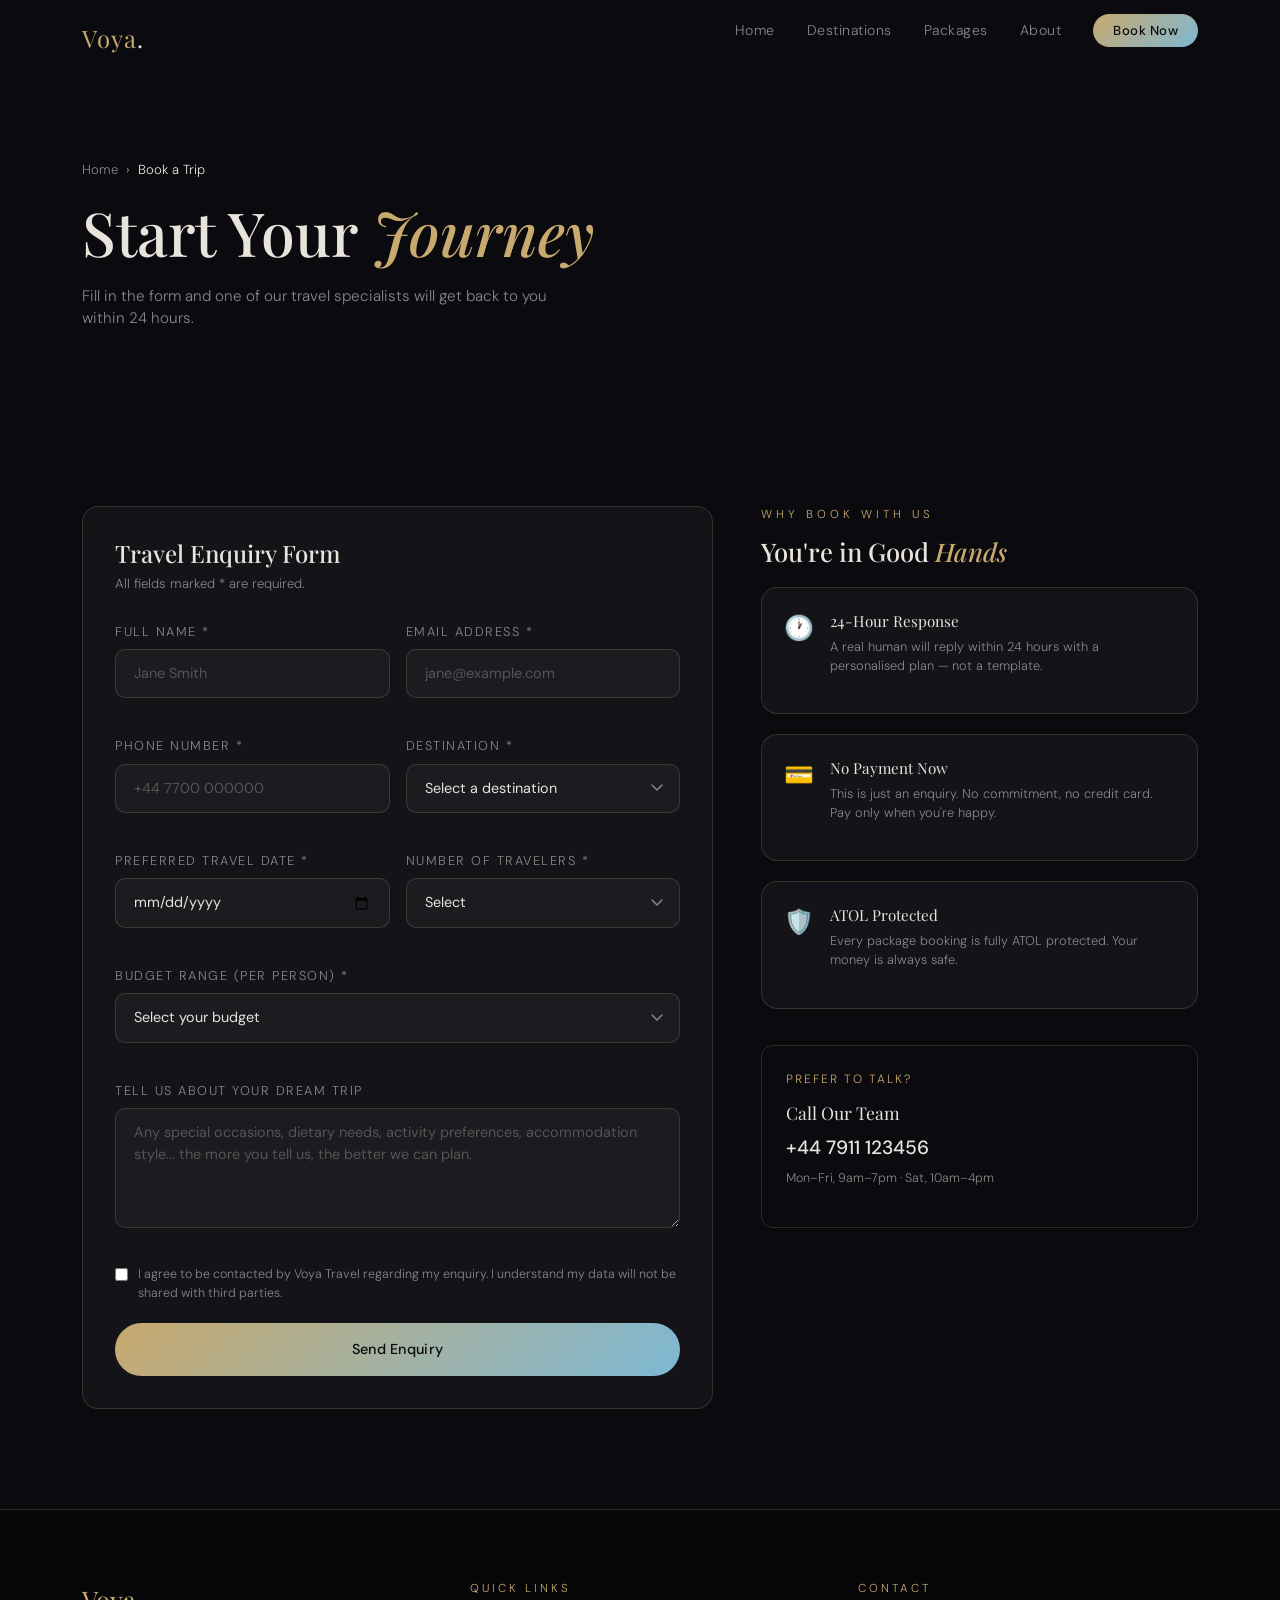
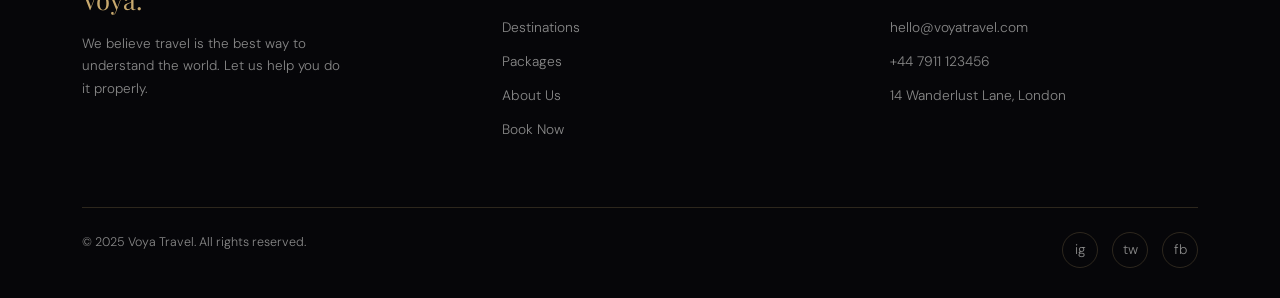
<file: contact.html>
<!DOCTYPE html>
<html lang="en">
<head>
  <meta charset="UTF-8">
  <meta name="viewport" content="width=device-width, initial-scale=1.0">
  <title>Book a Trip — Voya Travel</title>
  <link rel="stylesheet" href="https://cdn.jsdelivr.net/npm/bootstrap@5.3.2/dist/css/bootstrap.min.css">
  <link rel="stylesheet" href="css/style.css">
</head>
<body>

  <nav class="site-nav">
    <div class="container nav-inner">
      <a href="index.html" class="brand">Voya<span>.</span></a>
      <ul class="nav-links">
        <li><a href="index.html">Home</a></li>
        <li><a href="destinations.html">Destinations</a></li>
        <li><a href="packages.html">Packages</a></li>
        <li><a href="about.html">About</a></li>
        <li><a href="contact.html" class="nav-cta">Book Now</a></li>
      </ul>
      <button class="hamburger" aria-label="Toggle menu">
        <span></span><span></span><span></span>
      </button>
    </div>
  </nav>

  <div class="page-hero" style="padding-bottom: 60px;">
    <div class="page-hero-bg" style="background-image: url('https://images.unsplash.com/photo-1488085061387-422e29b40080?w=1600')"></div>
    <div class="page-hero-overlay"></div>
    <div class="container page-hero-content">
      <div class="breadcrumb-custom mb-3">
        <a href="index.html">Home</a>
        <span>›</span>
        <span style="color:var(--text-main);">Book a Trip</span>
      </div>
      <h1 class="page-title">Start Your <em style="font-style:italic;color:var(--accent)">Journey</em></h1>
      <p style="color:var(--text-muted);max-width:500px;font-size:0.95rem;margin-top:12px;">Fill in the form and one of our travel specialists will get back to you within 24 hours.</p>
    </div>
  </div>

  <section>
    <div class="container">
      <div class="row g-5">

        <!-- FORM -->
        <div class="col-lg-7">
          <div class="glass-card" style="position:relative;">
            <div id="formSuccess" class="form-success">
              <div class="form-success-icon">✈️</div>
              <h3>Enquiry Sent!</h3>
              <p>Thank you for reaching out. A Voya specialist will contact you within 24 hours to discuss your perfect itinerary.</p>
              <a href="index.html" class="btn-outline-custom mt-4" style="display:inline-block;">Back to Home</a>
            </div>

            <form id="bookingForm">
              <h3 style="font-family:'Playfair Display',serif;font-size:1.5rem;margin-bottom:6px;">Travel Enquiry Form</h3>
              <p style="font-size:0.82rem;color:var(--text-muted);margin-bottom:28px;">All fields marked * are required.</p>

              <div class="row g-3">
                <div class="col-sm-6">
                  <div class="form-group-custom">
                    <label class="form-label-custom" for="fullName">Full Name *</label>
                    <input type="text" id="fullName" class="form-control-custom" placeholder="Jane Smith" autocomplete="name">
                    <p class="error-msg" id="nameError">Please enter your full name</p>
                  </div>
                </div>
                <div class="col-sm-6">
                  <div class="form-group-custom">
                    <label class="form-label-custom" for="email">Email Address *</label>
                    <input type="email" id="email" class="form-control-custom" placeholder="jane@example.com" autocomplete="email">
                    <p class="error-msg" id="emailError">Please enter a valid email</p>
                  </div>
                </div>
                <div class="col-sm-6">
                  <div class="form-group-custom">
                    <label class="form-label-custom" for="phone">Phone Number *</label>
                    <input type="tel" id="phone" class="form-control-custom" placeholder="+44 7700 000000" autocomplete="tel">
                    <p class="error-msg" id="phoneError">Please enter a valid phone number</p>
                  </div>
                </div>
                <div class="col-sm-6">
                  <div class="form-group-custom">
                    <label class="form-label-custom" for="destination">Destination *</label>
                    <select id="destination" class="form-control-custom">
                      <option value="">Select a destination</option>
                      <optgroup label="Europe">
                        <option>Santorini, Greece</option>
                        <option>Paris, France</option>
                        <option>Amalfi Coast, Italy</option>
                        <option>Amsterdam, Netherlands</option>
                        <option>Prague, Czech Republic</option>
                      </optgroup>
                      <optgroup label="Asia">
                        <option>Tokyo, Japan</option>
                        <option>Kyoto, Japan</option>
                        <option>Bali, Indonesia</option>
                        <option>Bangkok, Thailand</option>
                        <option>Vietnam (Multi-City)</option>
                      </optgroup>
                      <optgroup label="Africa">
                        <option>Marrakech, Morocco</option>
                        <option>Cape Town, South Africa</option>
                        <option>Kenya Safari</option>
                      </optgroup>
                      <optgroup label="Americas">
                        <option>Machu Picchu, Peru</option>
                        <option>Rio de Janeiro, Brazil</option>
                        <option>New York, USA</option>
                      </optgroup>
                      <optgroup label="Middle East">
                        <option>Dubai, UAE</option>
                        <option>Jordan (Petra)</option>
                      </optgroup>
                      <option value="custom">Custom / Not Listed</option>
                    </select>
                    <p class="error-msg" id="destError">Please select a destination</p>
                  </div>
                </div>
                <div class="col-sm-6">
                  <div class="form-group-custom">
                    <label class="form-label-custom" for="travelDate">Preferred Travel Date *</label>
                    <input type="date" id="travelDate" class="form-control-custom">
                    <p class="error-msg" id="dateError">Please select a travel date</p>
                  </div>
                </div>
                <div class="col-sm-6">
                  <div class="form-group-custom">
                    <label class="form-label-custom" for="travelers">Number of Travelers *</label>
                    <select id="travelers" class="form-control-custom">
                      <option value="">Select</option>
                      <option value="1">1 — Solo</option>
                      <option value="2">2 — Couple</option>
                      <option value="3">3 — Small Group</option>
                      <option value="4">4 — Family / Group</option>
                      <option value="5">5–8 — Larger Group</option>
                      <option value="9">9+ — Contact Us</option>
                    </select>
                    <p class="error-msg" id="travelersError">Please select number of travelers</p>
                  </div>
                </div>
                <div class="col-12">
                  <div class="form-group-custom">
                    <label class="form-label-custom" for="budget">Budget Range (per person) *</label>
                    <select id="budget" class="form-control-custom">
                      <option value="">Select your budget</option>
                      <option>Under $1,000</option>
                      <option>$1,000 – $2,500</option>
                      <option>$2,500 – $5,000</option>
                      <option>$5,000 – $10,000</option>
                      <option>$10,000+</option>
                      <option>Flexible — show me options</option>
                    </select>
                    <p class="error-msg" id="budgetError">Please select a budget range</p>
                  </div>
                </div>
                <div class="col-12">
                  <div class="form-group-custom">
                    <label class="form-label-custom" for="message">Tell Us About Your Dream Trip</label>
                    <textarea id="message" class="form-control-custom" placeholder="Any special occasions, dietary needs, activity preferences, accommodation style... the more you tell us, the better we can plan."></textarea>
                  </div>
                </div>
              </div>

              <div style="margin-top:8px; margin-bottom:20px;">
                <label style="display:flex; align-items:flex-start; gap:10px; cursor:pointer;">
                  <input type="checkbox" style="margin-top:3px; accent-color: var(--accent);">
                  <span style="font-size:0.78rem; color:var(--text-muted); line-height:1.5;">I agree to be contacted by Voya Travel regarding my enquiry. I understand my data will not be shared with third parties.</span>
                </label>
              </div>

              <button type="submit" class="btn-primary-custom" style="width:100%;padding:16px;">Send Enquiry</button>
            </form>
          </div>
        </div>

        <!-- SIDEBAR -->
        <div class="col-lg-5">
          <div class="fade-up">
            <span class="section-tag">Why Book With Us</span>
            <h3 style="font-family:'Playfair Display',serif;font-size:1.6rem;margin:10px 0 20px;">You're in Good <em style="font-style:italic;color:var(--accent)">Hands</em></h3>

            <div style="display:flex;flex-direction:column;gap:20px;">
              <div class="glass-card" style="padding:22px;display:flex;gap:16px;align-items:flex-start;">
                <div style="font-size:1.5rem;flex-shrink:0;">🕐</div>
                <div>
                  <p style="font-family:'Playfair Display',serif;font-size:0.95rem;margin-bottom:4px;">24-Hour Response</p>
                  <p style="font-size:0.8rem;color:var(--text-muted);">A real human will reply within 24 hours with a personalised plan — not a template.</p>
                </div>
              </div>
              <div class="glass-card" style="padding:22px;display:flex;gap:16px;align-items:flex-start;">
                <div style="font-size:1.5rem;flex-shrink:0;">💳</div>
                <div>
                  <p style="font-family:'Playfair Display',serif;font-size:0.95rem;margin-bottom:4px;">No Payment Now</p>
                  <p style="font-size:0.8rem;color:var(--text-muted);">This is just an enquiry. No commitment, no credit card. Pay only when you're happy.</p>
                </div>
              </div>
              <div class="glass-card" style="padding:22px;display:flex;gap:16px;align-items:flex-start;">
                <div style="font-size:1.5rem;flex-shrink:0;">🛡️</div>
                <div>
                  <p style="font-family:'Playfair Display',serif;font-size:0.95rem;margin-bottom:4px;">ATOL Protected</p>
                  <p style="font-size:0.8rem;color:var(--text-muted);">Every package booking is fully ATOL protected. Your money is always safe.</p>
                </div>
              </div>
            </div>

            <div style="margin-top:36px; padding:24px; border: 1px solid var(--border); border-radius:12px;">
              <p style="font-size:0.75rem;letter-spacing:2px;text-transform:uppercase;color:var(--accent);margin-bottom:12px;">Prefer to Talk?</p>
              <p style="font-family:'Playfair Display',serif;font-size:1.1rem;margin-bottom:8px;">Call Our Team</p>
              <a href="tel:+447911123456" style="color:var(--text-main);font-size:1.2rem;text-decoration:none;font-weight:500;">+44 7911 123456</a>
              <p style="font-size:0.78rem;color:var(--text-muted);margin-top:6px;">Mon–Fri, 9am–7pm · Sat, 10am–4pm</p>
            </div>
          </div>
        </div>

      </div>
    </div>
  </section>

  <footer>
    <div class="container">
      <div class="row g-5">
        <div class="col-lg-4">
          <a href="index.html" class="footer-brand">Voya.</a>
          <p class="footer-desc">We believe travel is the best way to understand the world. Let us help you do it properly.</p>
        </div>
        <div class="col-sm-6 col-lg-4">
          <p class="footer-heading">Quick Links</p>
          <ul class="footer-links">
            <li><a href="destinations.html">Destinations</a></li>
            <li><a href="packages.html">Packages</a></li>
            <li><a href="about.html">About Us</a></li>
            <li><a href="contact.html">Book Now</a></li>
          </ul>
        </div>
        <div class="col-sm-6 col-lg-4">
          <p class="footer-heading">Contact</p>
          <ul class="footer-links">
            <li><a href="mailto:hello@voyatravel.com">hello@voyatravel.com</a></li>
            <li><a href="tel:+447911123456">+44 7911 123456</a></li>
            <li><a href="#">14 Wanderlust Lane, London</a></li>
          </ul>
        </div>
      </div>
      <div class="footer-bottom">
        <p class="footer-copy">&copy; 2025 Voya Travel. All rights reserved.</p>
        <div class="social-links">
          <a href="#" aria-label="Instagram">ig</a>
          <a href="#" aria-label="Twitter">tw</a>
          <a href="#" aria-label="Facebook">fb</a>
        </div>
      </div>
    </div>
  </footer>

  <script src="https://cdn.jsdelivr.net/npm/bootstrap@5.3.2/dist/js/bootstrap.bundle.min.js"></script>
  <script src="js/script.js"></script>
</body>
</html>
</file>
<file: css/style.css>
@import url('https://fonts.googleapis.com/css2?family=Playfair+Display:ital,wght@0,400;0,700;1,400&family=DM+Sans:wght@300;400;500&display=swap');

:root {
  --bg-dark: #0a0a0f;
  --bg-card: #111118;
  --bg-glass: rgba(255,255,255,0.04);
  --accent: #c8a96e;
  --accent2: #7eb8d4;
  --text-main: #e8e4dc;
  --text-muted: #888;
  --border: rgba(200,169,110,0.2);
  --grad: linear-gradient(135deg, #c8a96e, #7eb8d4);
}

* { margin: 0; padding: 0; box-sizing: border-box; }

html { scroll-behavior: smooth; }

body {
  background-color: var(--bg-dark);
  color: var(--text-main);
  font-family: 'DM Sans', sans-serif;
  font-weight: 300;
  overflow-x: hidden;
}

/* ---- NAVBAR ---- */
nav.site-nav {
  position: fixed;
  top: 0; left: 0; right: 0;
  z-index: 999;
  padding: 18px 0;
  transition: background 0.4s, padding 0.3s;
}

nav.site-nav.scrolled {
  background: rgba(10,10,15,0.92);
  backdrop-filter: blur(14px);
  padding: 10px 0;
  border-bottom: 1px solid var(--border);
}

.nav-inner {
  display: flex;
  align-items: center;
  justify-content: space-between;
}

.brand {
  font-family: 'Playfair Display', serif;
  font-size: 1.5rem;
  color: var(--accent);
  text-decoration: none;
  letter-spacing: 1px;
}

.brand span { color: var(--text-main); }

.nav-links {
  list-style: none;
  display: flex;
  gap: 2rem;
}

.nav-links a {
  color: var(--text-muted);
  text-decoration: none;
  font-size: 0.88rem;
  letter-spacing: 0.5px;
  transition: color 0.3s;
  position: relative;
}

.nav-links a::after {
  content: '';
  position: absolute;
  bottom: -4px; left: 0;
  width: 0; height: 1px;
  background: var(--accent);
  transition: width 0.3s;
}

.nav-links a:hover, .nav-links a.active {
  color: var(--accent);
}

.nav-links a:hover::after, .nav-links a.active::after {
  width: 100%;
}

.nav-cta {
  background: var(--grad);
  color: #0a0a0f !important;
  padding: 8px 20px;
  border-radius: 30px;
  font-weight: 500 !important;
  font-size: 0.82rem !important;
  letter-spacing: 0.5px;
  transition: opacity 0.3s, transform 0.2s !important;
}

.nav-cta::after { display: none !important; }

.nav-cta:hover {
  opacity: 0.85;
  transform: translateY(-1px);
  color: #0a0a0f !important;
}

.hamburger {
  display: none;
  flex-direction: column;
  gap: 5px;
  cursor: pointer;
  background: none;
  border: none;
  padding: 4px;
}

.hamburger span {
  display: block;
  width: 24px; height: 2px;
  background: var(--text-main);
  transition: all 0.3s;
}

/* ---- HERO ---- */
.hero {
  min-height: 100vh;
  display: flex;
  align-items: center;
  position: relative;
  overflow: hidden;
  background: var(--bg-dark);
}

.hero-bg {
  position: absolute;
  inset: 0;
  background: url('https://images.unsplash.com/photo-1506905925346-21bda4d32df4?w=1600') center/cover no-repeat;
  opacity: 0.25;
  transform: scale(1.05);
  animation: slowZoom 20s ease infinite alternate;
}

@keyframes slowZoom {
  from { transform: scale(1.05); }
  to { transform: scale(1.12); }
}

.hero-overlay {
  position: absolute;
  inset: 0;
  background: linear-gradient(to right, rgba(10,10,15,0.95) 45%, rgba(10,10,15,0.3));
}

.hero-content {
  position: relative;
  z-index: 2;
  max-width: 620px;
}

.hero-eyebrow {
  font-size: 0.75rem;
  letter-spacing: 4px;
  text-transform: uppercase;
  color: var(--accent);
  margin-bottom: 1.2rem;
  display: flex;
  align-items: center;
  gap: 12px;
}

.hero-eyebrow::before {
  content: '';
  display: block;
  width: 40px; height: 1px;
  background: var(--accent);
}

.hero h1 {
  font-family: 'Playfair Display', serif;
  font-size: clamp(2.8rem, 6vw, 5rem);
  line-height: 1.08;
  margin-bottom: 1.4rem;
  font-weight: 700;
}

.hero h1 em {
  font-style: italic;
  background: var(--grad);
  -webkit-background-clip: text;
  -webkit-text-fill-color: transparent;
}

.hero p {
  color: var(--text-muted);
  font-size: 1.05rem;
  line-height: 1.7;
  margin-bottom: 2.2rem;
  max-width: 480px;
}

.hero-btns {
  display: flex;
  gap: 1rem;
  flex-wrap: wrap;
}

.btn-primary-custom {
  background: var(--grad);
  color: #0a0a0f;
  padding: 14px 32px;
  border: none;
  border-radius: 50px;
  font-family: 'DM Sans', sans-serif;
  font-weight: 500;
  font-size: 0.9rem;
  cursor: pointer;
  text-decoration: none;
  display: inline-block;
  transition: transform 0.2s, opacity 0.2s;
  letter-spacing: 0.3px;
}

.btn-primary-custom:hover {
  transform: translateY(-2px);
  opacity: 0.9;
  color: #0a0a0f;
}

.btn-outline-custom {
  background: transparent;
  color: var(--text-main);
  padding: 13px 30px;
  border: 1px solid var(--border);
  border-radius: 50px;
  font-family: 'DM Sans', sans-serif;
  font-weight: 400;
  font-size: 0.9rem;
  cursor: pointer;
  text-decoration: none;
  display: inline-block;
  transition: border-color 0.3s, color 0.3s;
}

.btn-outline-custom:hover {
  border-color: var(--accent);
  color: var(--accent);
}

.hero-stats {
  position: absolute;
  bottom: 50px;
  right: 80px;
  display: flex;
  gap: 3rem;
  z-index: 2;
}

.stat-item { text-align: center; }

.stat-num {
  font-family: 'Playfair Display', serif;
  font-size: 2.2rem;
  color: var(--accent);
  line-height: 1;
}

.stat-label {
  font-size: 0.72rem;
  letter-spacing: 2px;
  text-transform: uppercase;
  color: var(--text-muted);
  margin-top: 4px;
}

/* ---- SECTION COMMON ---- */
section { padding: 100px 0; }

.section-tag {
  font-size: 0.72rem;
  letter-spacing: 4px;
  text-transform: uppercase;
  color: var(--accent);
  display: block;
  margin-bottom: 0.8rem;
}

.section-title {
  font-family: 'Playfair Display', serif;
  font-size: clamp(1.9rem, 3.5vw, 2.8rem);
  line-height: 1.2;
  margin-bottom: 1rem;
}

.section-title em {
  font-style: italic;
  color: var(--accent);
}

.section-sub {
  color: var(--text-muted);
  font-size: 0.95rem;
  line-height: 1.7;
  max-width: 520px;
}

/* ---- DESTINATION CARDS ---- */
.dest-card {
  position: relative;
  border-radius: 16px;
  overflow: hidden;
  height: 380px;
  cursor: pointer;
  display: block;
  text-decoration: none;
}

.dest-card img {
  width: 100%; height: 100%;
  object-fit: cover;
  transition: transform 0.5s ease;
  filter: brightness(0.75);
}

.dest-card:hover img {
  transform: scale(1.06);
  filter: brightness(0.6);
}

.dest-overlay {
  position: absolute;
  inset: 0;
  background: linear-gradient(to top, rgba(10,10,15,0.92) 30%, transparent 70%);
  display: flex;
  flex-direction: column;
  justify-content: flex-end;
  padding: 28px;
}

.dest-tag {
  font-size: 0.68rem;
  letter-spacing: 3px;
  text-transform: uppercase;
  color: var(--accent);
  margin-bottom: 6px;
}

.dest-name {
  font-family: 'Playfair Display', serif;
  font-size: 1.55rem;
  color: #fff;
  margin-bottom: 4px;
}

.dest-info {
  font-size: 0.8rem;
  color: rgba(255,255,255,0.6);
}

.dest-card-sm { height: 280px; }

/* ---- PACKAGE CARDS ---- */
.pkg-card {
  background: var(--bg-card);
  border: 1px solid var(--border);
  border-radius: 16px;
  overflow: hidden;
  transition: transform 0.3s, border-color 0.3s;
}

.pkg-card:hover {
  transform: translateY(-6px);
  border-color: rgba(200,169,110,0.5);
}

.pkg-img {
  height: 200px;
  overflow: hidden;
}

.pkg-img img {
  width: 100%; height: 100%;
  object-fit: cover;
  transition: transform 0.4s;
  filter: brightness(0.8);
}

.pkg-card:hover .pkg-img img {
  transform: scale(1.05);
}

.pkg-body { padding: 24px; }

.pkg-badge {
  display: inline-block;
  background: rgba(200,169,110,0.15);
  color: var(--accent);
  font-size: 0.7rem;
  letter-spacing: 2px;
  text-transform: uppercase;
  padding: 4px 10px;
  border-radius: 20px;
  margin-bottom: 12px;
  border: 1px solid var(--border);
}

.pkg-title {
  font-family: 'Playfair Display', serif;
  font-size: 1.2rem;
  margin-bottom: 8px;
}

.pkg-desc {
  color: var(--text-muted);
  font-size: 0.84rem;
  line-height: 1.6;
  margin-bottom: 18px;
}

.pkg-footer {
  display: flex;
  align-items: center;
  justify-content: space-between;
  border-top: 1px solid var(--border);
  padding-top: 16px;
}

.pkg-price { font-family: 'Playfair Display', serif; }

.pkg-price span {
  font-size: 1.4rem;
  color: var(--accent);
}

.pkg-price small {
  font-family: 'DM Sans', sans-serif;
  font-size: 0.75rem;
  color: var(--text-muted);
  display: block;
}

.pkg-dur {
  font-size: 0.78rem;
  color: var(--text-muted);
  display: flex;
  align-items: center;
  gap: 5px;
}

/* ---- GLASS CARD ---- */
.glass-card {
  background: var(--bg-glass);
  border: 1px solid var(--border);
  backdrop-filter: blur(12px);
  border-radius: 16px;
  padding: 32px;
}

/* ---- WHY US ---- */
.why-icon {
  width: 52px; height: 52px;
  background: rgba(200,169,110,0.1);
  border: 1px solid var(--border);
  border-radius: 12px;
  display: flex;
  align-items: center;
  justify-content: center;
  font-size: 1.4rem;
  margin-bottom: 18px;
}

.why-title {
  font-family: 'Playfair Display', serif;
  font-size: 1.1rem;
  margin-bottom: 8px;
}

.why-text {
  font-size: 0.84rem;
  color: var(--text-muted);
  line-height: 1.65;
}

/* ---- TESTIMONIALS ---- */
.testi-slider {
  position: relative;
  overflow: hidden;
}

.testi-track {
  display: flex;
  transition: transform 0.5s ease;
}

.testi-slide {
  min-width: 100%;
}

.testi-card {
  background: var(--bg-card);
  border: 1px solid var(--border);
  border-radius: 16px;
  padding: 36px;
  max-width: 720px;
  margin: 0 auto;
  text-align: center;
}

.testi-quote {
  font-family: 'Playfair Display', serif;
  font-size: 1.15rem;
  font-style: italic;
  line-height: 1.7;
  color: var(--text-main);
  margin-bottom: 24px;
}

.testi-avatar {
  width: 52px; height: 52px;
  border-radius: 50%;
  object-fit: cover;
  margin: 0 auto 12px;
  border: 2px solid var(--accent);
}

.testi-name {
  font-weight: 500;
  font-size: 0.9rem;
}

.testi-loc {
  font-size: 0.78rem;
  color: var(--text-muted);
}

.testi-dots {
  display: flex;
  justify-content: center;
  gap: 8px;
  margin-top: 28px;
}

.testi-dot {
  width: 6px; height: 6px;
  border-radius: 50%;
  background: var(--text-muted);
  cursor: pointer;
  transition: background 0.3s, width 0.3s;
  border: none;
}

.testi-dot.active {
  background: var(--accent);
  width: 20px;
  border-radius: 3px;
}

/* ---- NEWSLETTER ---- */
.newsletter-section {
  background: linear-gradient(135deg, rgba(200,169,110,0.08), rgba(126,184,212,0.08));
  border-top: 1px solid var(--border);
  border-bottom: 1px solid var(--border);
  padding: 80px 0;
}

.newsletter-form {
  display: flex;
  gap: 12px;
  max-width: 480px;
}

.newsletter-input {
  flex: 1;
  background: rgba(255,255,255,0.05);
  border: 1px solid var(--border);
  color: var(--text-main);
  padding: 13px 20px;
  border-radius: 50px;
  font-family: 'DM Sans', sans-serif;
  font-size: 0.88rem;
  outline: none;
  transition: border-color 0.3s;
}

.newsletter-input::placeholder { color: var(--text-muted); }

.newsletter-input:focus { border-color: var(--accent); }

/* ---- FOOTER ---- */
footer {
  background: #060609;
  padding: 70px 0 30px;
  border-top: 1px solid var(--border);
}

.footer-brand {
  font-family: 'Playfair Display', serif;
  font-size: 1.6rem;
  color: var(--accent);
  text-decoration: none;
  display: block;
  margin-bottom: 14px;
}

.footer-desc {
  font-size: 0.84rem;
  color: var(--text-muted);
  line-height: 1.7;
  max-width: 260px;
}

.footer-heading {
  font-size: 0.72rem;
  letter-spacing: 3px;
  text-transform: uppercase;
  color: var(--accent);
  margin-bottom: 18px;
}

.footer-links {
  list-style: none;
}

.footer-links li { margin-bottom: 10px; }

.footer-links a {
  color: var(--text-muted);
  text-decoration: none;
  font-size: 0.86rem;
  transition: color 0.3s;
}

.footer-links a:hover { color: var(--text-main); }

.footer-bottom {
  border-top: 1px solid var(--border);
  padding-top: 24px;
  margin-top: 50px;
  display: flex;
  align-items: center;
  justify-content: space-between;
}

.footer-copy {
  font-size: 0.78rem;
  color: var(--text-muted);
}

.social-links {
  display: flex;
  gap: 14px;
}

.social-links a {
  width: 36px; height: 36px;
  border: 1px solid var(--border);
  border-radius: 50%;
  display: flex;
  align-items: center;
  justify-content: center;
  color: var(--text-muted);
  text-decoration: none;
  font-size: 0.85rem;
  transition: border-color 0.3s, color 0.3s;
}

.social-links a:hover {
  border-color: var(--accent);
  color: var(--accent);
}

/* ---- PAGE HERO (inner pages) ---- */
.page-hero {
  padding: 160px 0 80px;
  position: relative;
  overflow: hidden;
}

.page-hero-bg {
  position: absolute;
  inset: 0;
  opacity: 0.15;
  background-size: cover;
  background-position: center;
}

.page-hero-overlay {
  position: absolute;
  inset: 0;
  background: linear-gradient(to bottom, transparent 40%, var(--bg-dark));
}

.page-hero-content { position: relative; z-index: 2; }

.page-title {
  font-family: 'Playfair Display', serif;
  font-size: clamp(2.2rem, 5vw, 3.8rem);
  margin-bottom: 16px;
}

.breadcrumb-custom {
  display: flex;
  align-items: center;
  gap: 8px;
  font-size: 0.82rem;
  color: var(--text-muted);
}

.breadcrumb-custom a {
  color: var(--text-muted);
  text-decoration: none;
  transition: color 0.2s;
}

.breadcrumb-custom a:hover { color: var(--accent); }

.breadcrumb-custom span { color: var(--accent); }

/* ---- FORM PAGE ---- */
.form-group-custom { margin-bottom: 22px; }

.form-label-custom {
  display: block;
  font-size: 0.8rem;
  letter-spacing: 1.5px;
  text-transform: uppercase;
  color: var(--text-muted);
  margin-bottom: 8px;
}

.form-control-custom {
  width: 100%;
  background: rgba(255,255,255,0.04);
  border: 1px solid var(--border);
  color: var(--text-main);
  padding: 13px 18px;
  border-radius: 10px;
  font-family: 'DM Sans', sans-serif;
  font-size: 0.9rem;
  outline: none;
  transition: border-color 0.3s, background 0.3s;
  appearance: none;
}

.form-control-custom::placeholder { color: #555; }

.form-control-custom:focus {
  border-color: var(--accent);
  background: rgba(200,169,110,0.04);
}

.form-control-custom.error-field { border-color: #e05a5a; }

.error-msg {
  font-size: 0.75rem;
  color: #e05a5a;
  margin-top: 5px;
  display: none;
}

.error-msg.show { display: block; }

select.form-control-custom {
  cursor: pointer;
  background-image: url("data:image/svg+xml,%3Csvg xmlns='http://www.w3.org/2000/svg' width='12' height='8' viewBox='0 0 12 8'%3E%3Cpath d='M1 1l5 5 5-5' stroke='%23888' stroke-width='1.5' fill='none' stroke-linecap='round'/%3E%3C/svg%3E");
  background-repeat: no-repeat;
  background-position: right 16px center;
  padding-right: 40px;
}

select.form-control-custom option { background: #111118; }

textarea.form-control-custom { resize: vertical; min-height: 120px; }

.form-success {
  display: none;
  text-align: center;
  padding: 60px 40px;
}

.form-success-icon {
  font-size: 3rem;
  margin-bottom: 20px;
}

.form-success h3 {
  font-family: 'Playfair Display', serif;
  font-size: 1.8rem;
  margin-bottom: 12px;
}

.form-success p {
  color: var(--text-muted);
  font-size: 0.9rem;
}

/* ---- ABOUT PAGE ---- */
.team-card {
  text-align: center;
  padding: 32px 24px;
  background: var(--bg-card);
  border: 1px solid var(--border);
  border-radius: 16px;
  transition: transform 0.3s;
}

.team-card:hover { transform: translateY(-5px); }

.team-img {
  width: 90px; height: 90px;
  border-radius: 50%;
  object-fit: cover;
  border: 2px solid var(--border);
  margin: 0 auto 16px;
  display: block;
}

.team-name {
  font-family: 'Playfair Display', serif;
  font-size: 1.1rem;
  margin-bottom: 4px;
}

.team-role {
  font-size: 0.78rem;
  color: var(--accent);
  letter-spacing: 1.5px;
  text-transform: uppercase;
}

/* ---- GALLERY ---- */
.gallery-grid {
  display: grid;
  grid-template-columns: repeat(3, 1fr);
  gap: 12px;
}

.gallery-item {
  border-radius: 10px;
  overflow: hidden;
  position: relative;
  cursor: pointer;
}

.gallery-item img {
  width: 100%; height: 220px;
  object-fit: cover;
  display: block;
  transition: transform 0.4s;
  filter: brightness(0.85);
}

.gallery-item:hover img {
  transform: scale(1.06);
  filter: brightness(0.7);
}

.gallery-item:nth-child(1), .gallery-item:nth-child(4) {
  grid-row: span 2;
}

.gallery-item:nth-child(1) img,
.gallery-item:nth-child(4) img {
  height: 452px;
}

/* ---- DIVIDER ---- */
.gold-line {
  width: 60px; height: 2px;
  background: var(--grad);
  margin: 16px 0 28px;
}

/* ---- FADE IN ---- */
.fade-up {
  opacity: 0;
  transform: translateY(30px);
  transition: opacity 0.6s ease, transform 0.6s ease;
}

.fade-up.visible {
  opacity: 1;
  transform: translateY(0);
}

/* ---- RESPONSIVE ---- */
@media (max-width: 991px) {
  .hero-stats {
    position: static;
    margin-top: 50px;
    justify-content: flex-start;
    gap: 2rem;
  }
  .gallery-grid { grid-template-columns: repeat(2, 1fr); }
  .gallery-item:nth-child(1), .gallery-item:nth-child(4) {
    grid-row: auto;
  }
  .gallery-item:nth-child(1) img,
  .gallery-item:nth-child(4) img { height: 220px; }
}

@media (max-width: 768px) {
  .nav-links {
    display: none;
    flex-direction: column;
    position: absolute;
    top: 100%; left: 0; right: 0;
    background: rgba(10,10,15,0.97);
    padding: 20px 30px;
    gap: 1.2rem;
    border-bottom: 1px solid var(--border);
  }
  .nav-links.open { display: flex; }
  .hamburger { display: flex; }
  section { padding: 70px 0; }
  .newsletter-form { flex-direction: column; }
  .footer-bottom {
    flex-direction: column;
    gap: 16px;
    text-align: center;
  }
  .gallery-grid { grid-template-columns: 1fr 1fr; }
}

@media (max-width: 480px) {
  .hero-btns { flex-direction: column; }
  .gallery-grid { grid-template-columns: 1fr; }
  .gallery-item img { height: 180px !important; }
  .hero-stats { flex-direction: column; gap: 1.2rem; }
}
</file>
